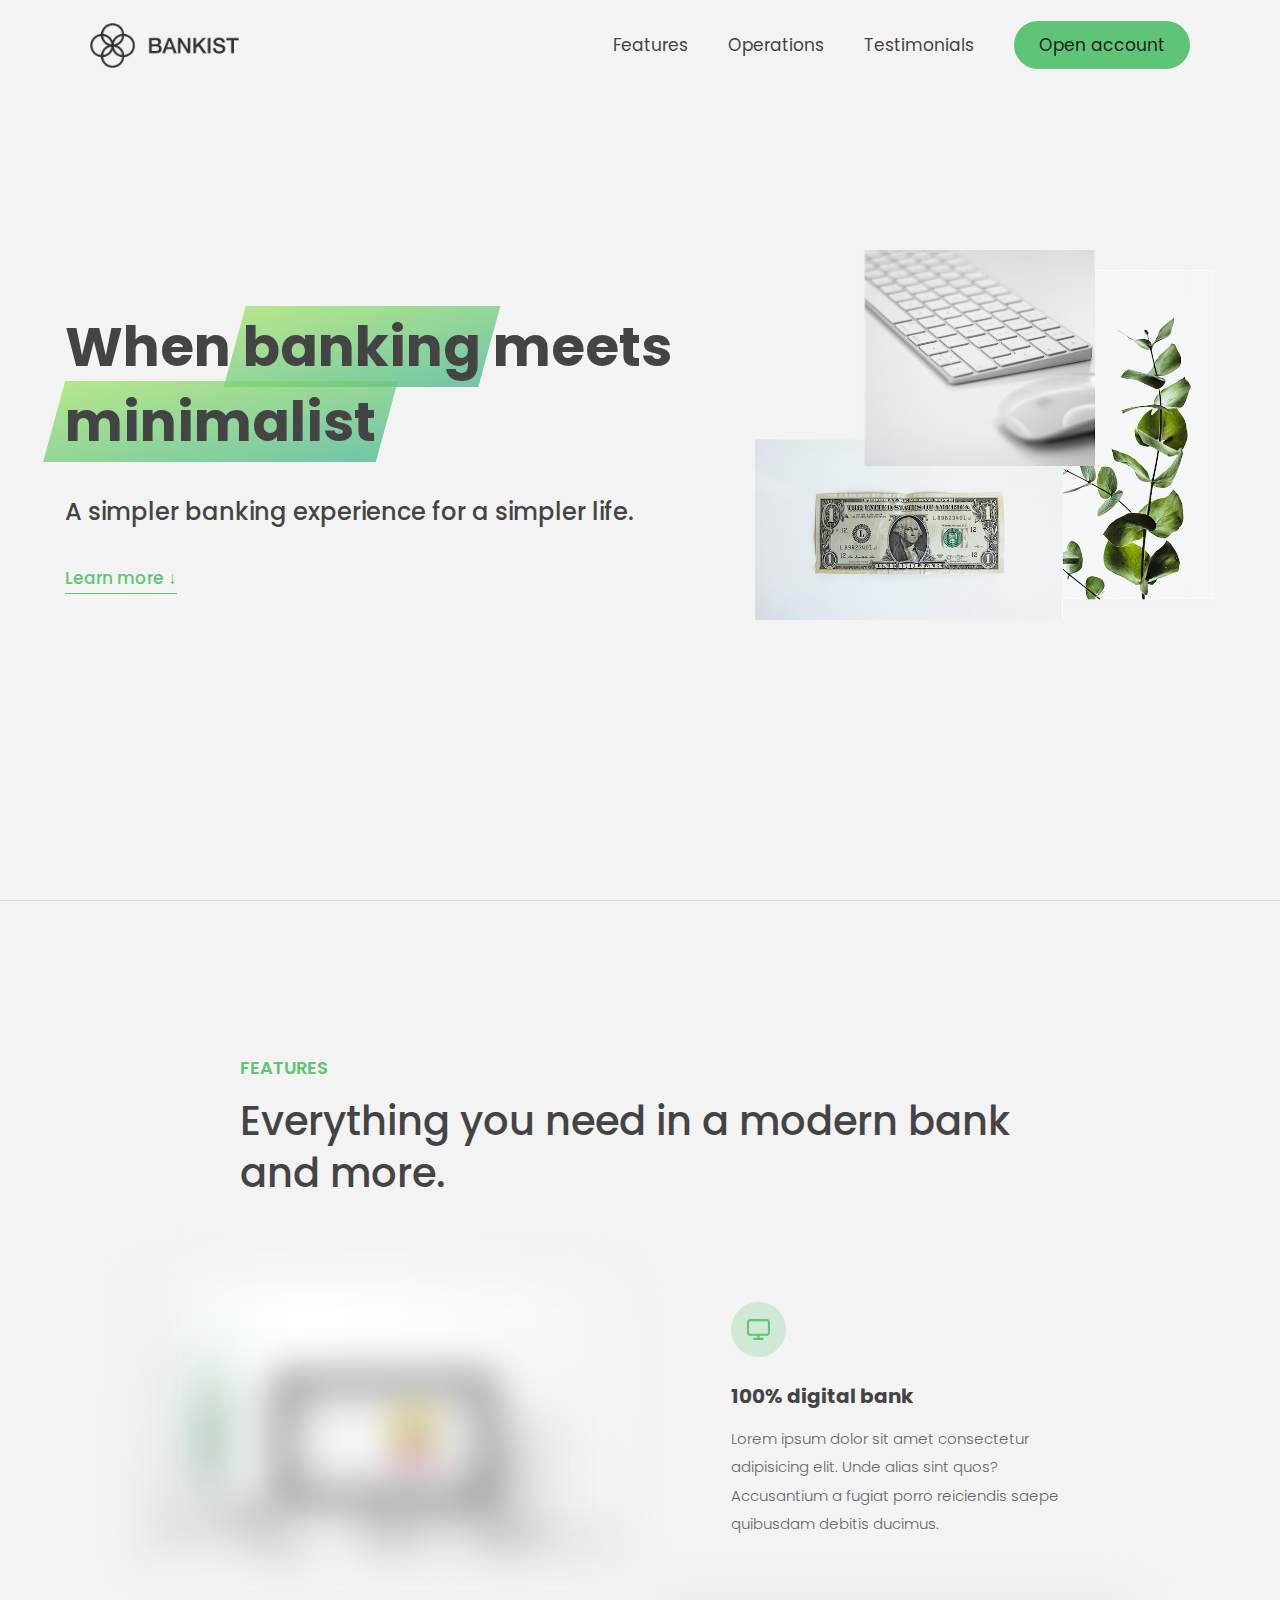
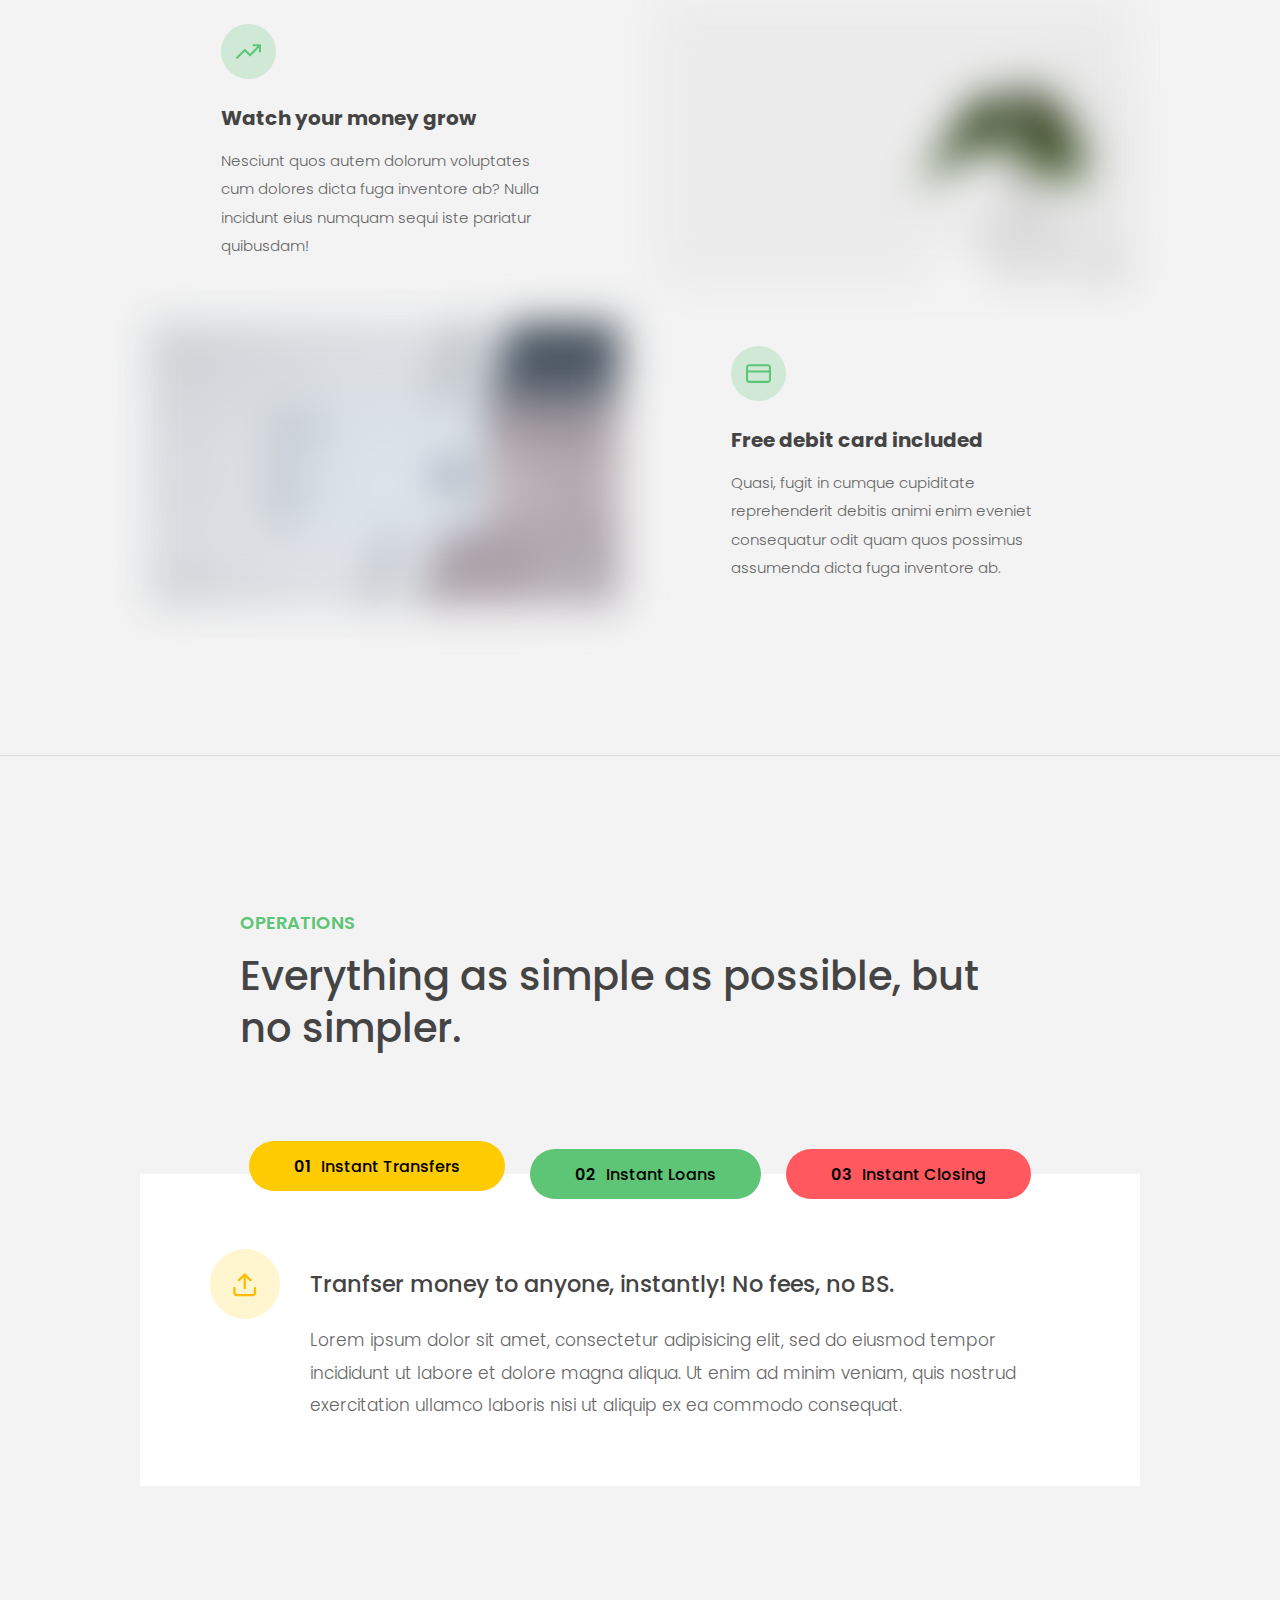
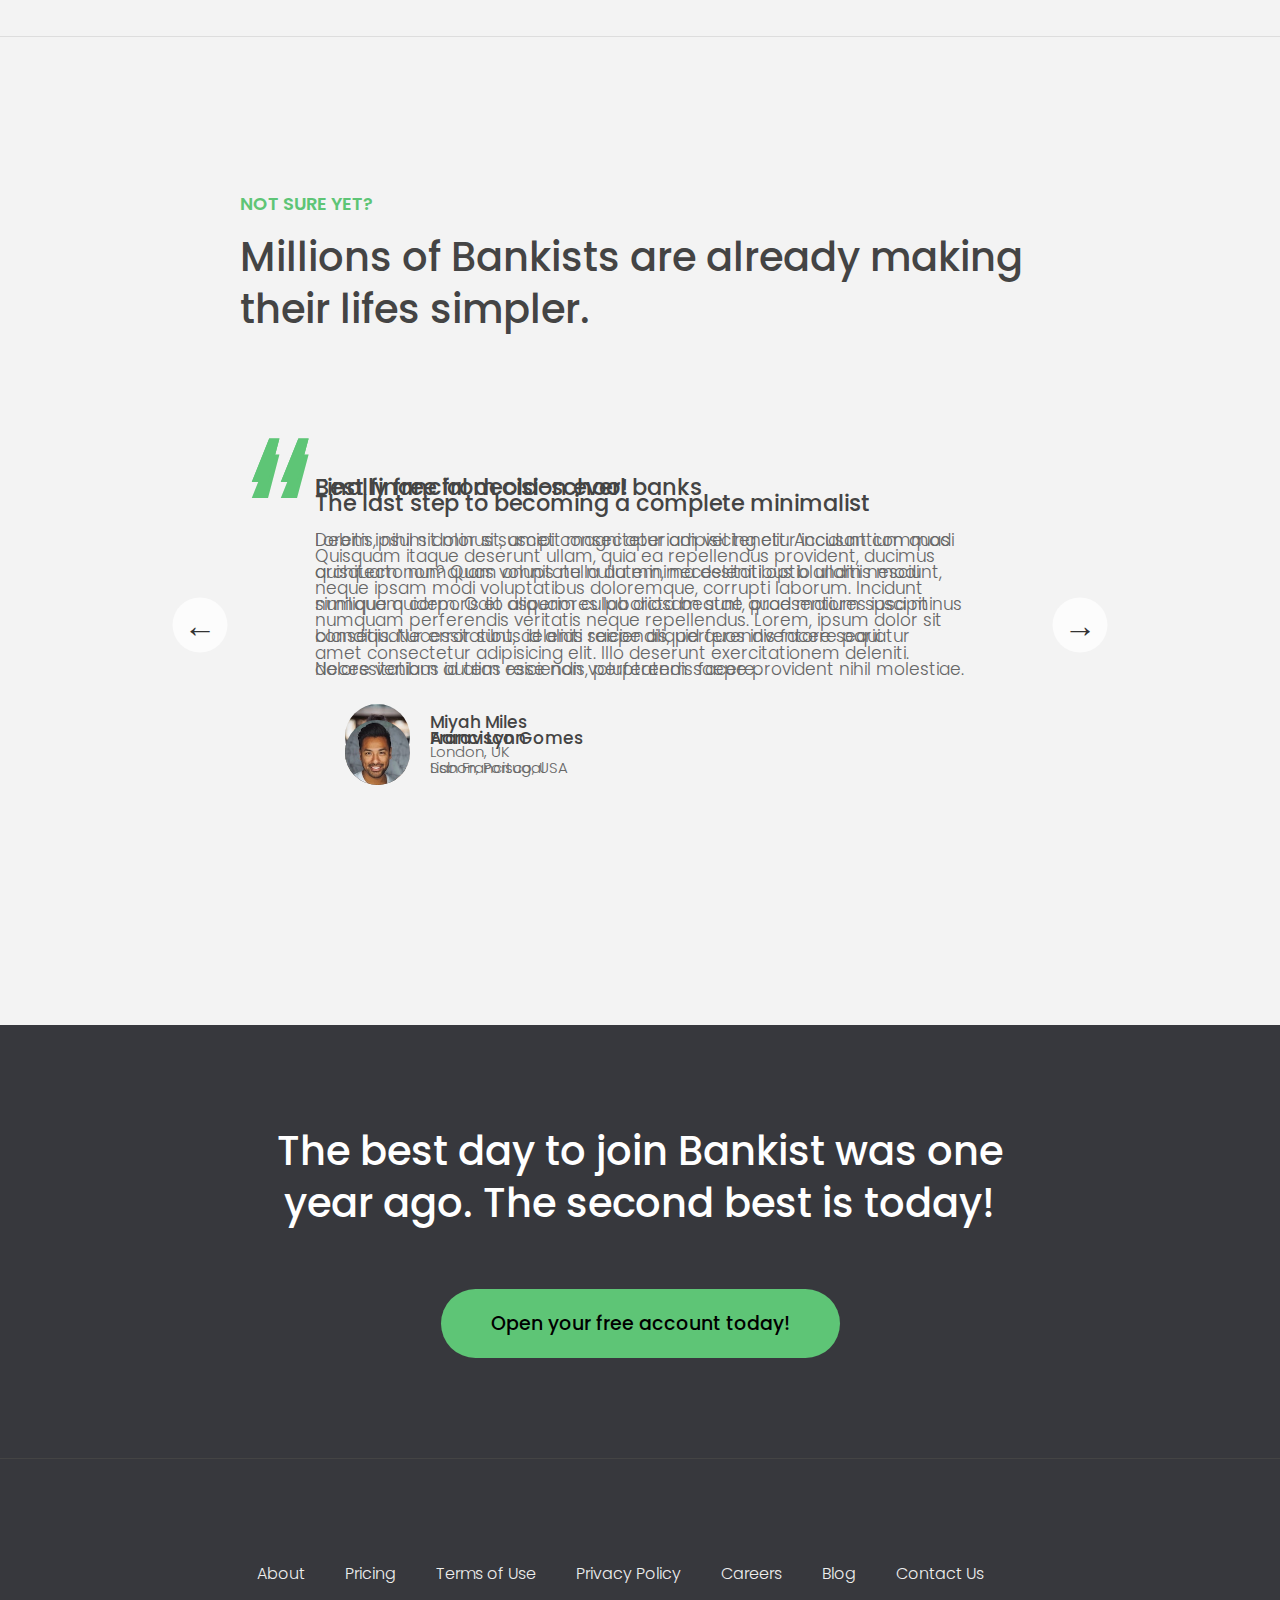
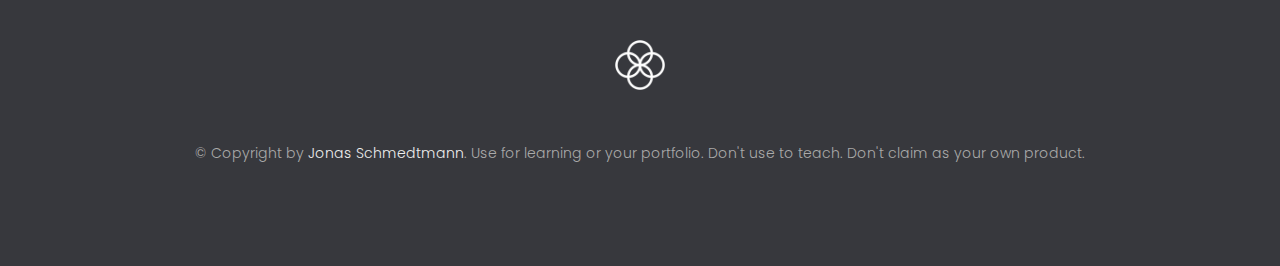
<file: Advance-DOM-Bankist/index.html>
<!DOCTYPE html>
<html lang="en">

<head>
    <meta charset="UTF-8" />
    <meta name="viewport" content="width=device-width, initial-scale=1.0" />
    <meta http-equiv="X-UA-Compatible" content="ie=edge" />
    <link rel="shortcut icon" type="image/png" href="img/icon.png" />

    <link href="https://fonts.googleapis.com/css?family=Poppins:300,400,500,600&display=swap" rel="stylesheet" />
    <link rel="stylesheet" href="style.css" />
    <title>Bankist | When Banking meets Minimalist</title>
</head>

<body>
    <header class="header">
        <nav class="nav">
            <img src="img/logo.png" alt="Bankist logo" class="nav__logo" id="logo" />
            <ul class="nav__links">
                <li class="nav__item">
                    <a class="nav__link" href="#section--1">Features</a>
                </li>
                <li class="nav__item">
                    <a class="nav__link" href="#section--2">Operations</a>
                </li>
                <li class="nav__item">
                    <a class="nav__link" href="#section--3">Testimonials</a>
                </li>
                <li class="nav__item">
                    <a class="nav__link nav__link--btn btn--show-modal" href="#">Open account</a>
                </li>
            </ul>
        </nav>

        <div class="header__title">
            <h1>
                When
                <!-- Green highlight effect -->
                <span class="highlight">banking</span>
                meets<br />
                <span class="highlight">minimalist</span>
            </h1>
            <h4>A simpler banking experience for a simpler life.</h4>
            <button class="btn--text btn--scroll-to">Learn more &DownArrow;</button>
            <img src="img/hero.png" class="header__img" alt="Minimalist bank items" />
        </div>
    </header>

    <section class="section" id="section--1">
        <div class="section__title">
            <h2 class="section__description">Features</h2>
            <h3 class="section__header">
                Everything you need in a modern bank and more.
            </h3>
        </div>

        <div class="features">
            <img src="img/digital-lazy.jpg" data-src="img/digital.jpg" alt="Computer" class="features__img lazy-img" />
            <div class="features__feature">
                <div class="features__icon">
                    <svg>
                        <use xlink:href="img/icons.svg#icon-monitor"></use>
                    </svg>
                </div>
                <h5 class="features__header">100% digital bank</h5>
                <p>
                    Lorem ipsum dolor sit amet consectetur adipisicing elit. Unde alias
                    sint quos? Accusantium a fugiat porro reiciendis saepe quibusdam
                    debitis ducimus.
                </p>
            </div>

            <div class="features__feature">
                <div class="features__icon">
                    <svg>
                        <use xlink:href="img/icons.svg#icon-trending-up"></use>
                    </svg>
                </div>
                <h5 class="features__header">Watch your money grow</h5>
                <p>
                    Nesciunt quos autem dolorum voluptates cum dolores dicta fuga
                    inventore ab? Nulla incidunt eius numquam sequi iste pariatur
                    quibusdam!
                </p>
            </div>
            <img src="img/grow-lazy.jpg" data-src="img/grow.jpg" alt="Plant" class="features__img lazy-img" />

            <img src="img/card-lazy.jpg" data-src="img/card.jpg" alt="Credit card" class="features__img lazy-img" />
            <div class="features__feature">
                <div class="features__icon">
                    <svg>
                        <use xlink:href="img/icons.svg#icon-credit-card"></use>
                    </svg>
                </div>
                <h5 class="features__header">Free debit card included</h5>
                <p>
                    Quasi, fugit in cumque cupiditate reprehenderit debitis animi enim
                    eveniet consequatur odit quam quos possimus assumenda dicta fuga
                    inventore ab.
                </p>
            </div>
        </div>
    </section>

    <section class="section" id="section--2">
        <div class="section__title">
            <h2 class="section__description">Operations</h2>
            <h3 class="section__header">
                Everything as simple as possible, but no simpler.
            </h3>
        </div>

        <div class="operations">
            <div class="operations__tab-container">
                <button class="btn operations__tab operations__tab--1 operations__tab--active" data-tab="1">
                    <span>01</span>Instant Transfers
                </button>
                <button class="btn operations__tab operations__tab--2" data-tab="2">
                    <span>02</span>Instant Loans
                </button>
                <button class="btn operations__tab operations__tab--3" data-tab="3">
                    <span>03</span>Instant Closing
                </button>
            </div>
            <div class="operations__content operations__content--1 operations__content--active">
                <div class="operations__icon operations__icon--1">
                    <svg>
                        <use xlink:href="img/icons.svg#icon-upload"></use>
                    </svg>
                </div>
                <h5 class="operations__header">
                    Tranfser money to anyone, instantly! No fees, no BS.
                </h5>
                <p>
                    Lorem ipsum dolor sit amet, consectetur adipisicing elit, sed do
                    eiusmod tempor incididunt ut labore et dolore magna aliqua. Ut enim
                    ad minim veniam, quis nostrud exercitation ullamco laboris nisi ut
                    aliquip ex ea commodo consequat.
                </p>
            </div>

            <div class="operations__content operations__content--2">
                <div class="operations__icon operations__icon--2">
                    <svg>
                        <use xlink:href="img/icons.svg#icon-home"></use>
                    </svg>
                </div>
                <h5 class="operations__header">
                    Buy a home or make your dreams come true, with instant loans.
                </h5>
                <p>
                    Duis aute irure dolor in reprehenderit in voluptate velit esse
                    cillum dolore eu fugiat nulla pariatur. Excepteur sint occaecat
                    cupidatat non proident, sunt in culpa qui officia deserunt mollit
                    anim id est laborum.
                </p>
            </div>
            <div class="operations__content operations__content--3">
                <div class="operations__icon operations__icon--3">
                    <svg>
                        <use xlink:href="img/icons.svg#icon-user-x"></use>
                    </svg>
                </div>
                <h5 class="operations__header">
                    No longer need your account? No problem! Close it instantly.
                </h5>
                <p>
                    Excepteur sint occaecat cupidatat non proident, sunt in culpa qui
                    officia deserunt mollit anim id est laborum. Ut enim ad minim
                    veniam, quis nostrud exercitation ullamco laboris nisi ut aliquip ex
                    ea commodo consequat.
                </p>
            </div>
        </div>
    </section>

    <section class="section" id="section--3">
        <div class="section__title section__title--testimonials">
            <h2 class="section__description">Not sure yet?</h2>
            <h3 class="section__header">
                Millions of Bankists are already making their lifes simpler.
            </h3>
        </div>

        <div class="slider">
            <div class="slide slide--1">
                <div class="testimonial">
                    <h5 class="testimonial__header">Best financial decision ever!</h5>
                    <blockquote class="testimonial__text">
                        Lorem ipsum dolor sit, amet consectetur adipisicing elit.
                        Accusantium quas quisquam non? Quas voluptate nulla minima
                        deleniti optio ullam nesciunt, numquam corporis et asperiores
                        laboriosam sunt, praesentium suscipit blanditiis. Necessitatibus
                        id alias reiciendis, perferendis facere pariatur dolore veniam
                        autem esse non voluptatem saepe provident nihil molestiae.
                    </blockquote>
                    <address class="testimonial__author">
                        <img src="img/user-1.jpg" alt="" class="testimonial__photo" />
                        <h6 class="testimonial__name">Aarav Lynn</h6>
                        <p class="testimonial__location">San Francisco, USA</p>
                    </address>
                </div>
            </div>

            <div class="slide slide--2">
                <div class="testimonial">
                    <h5 class="testimonial__header">
                        The last step to becoming a complete minimalist
                    </h5>
                    <blockquote class="testimonial__text">
                        Quisquam itaque deserunt ullam, quia ea repellendus provident,
                        ducimus neque ipsam modi voluptatibus doloremque, corrupti
                        laborum. Incidunt numquam perferendis veritatis neque repellendus.
                        Lorem, ipsum dolor sit amet consectetur adipisicing elit. Illo
                        deserunt exercitationem deleniti.
                    </blockquote>
                    <address class="testimonial__author">
                        <img src="img/user-2.jpg" alt="" class="testimonial__photo" />
                        <h6 class="testimonial__name">Miyah Miles</h6>
                        <p class="testimonial__location">London, UK</p>
                    </address>
                </div>
            </div>

            <div class="slide slide--3">
                <div class="testimonial">
                    <h5 class="testimonial__header">
                        Finally free from old-school banks
                    </h5>
                    <blockquote class="testimonial__text">
                        Debitis, nihil sit minus suscipit magni aperiam vel tenetur
                        incidunt commodi architecto numquam omnis nulla autem,
                        necessitatibus blanditiis modi similique quidem. Odio aliquam
                        culpa dicta beatae quod maiores ipsa minus consequatur error sunt,
                        deleniti saepe aliquid quos inventore sequi. Necessitatibus id
                        alias reiciendis, perferendis facere.
                    </blockquote>
                    <address class="testimonial__author">
                        <img src="img/user-3.jpg" alt="" class="testimonial__photo" />
                        <h6 class="testimonial__name">Francisco Gomes</h6>
                        <p class="testimonial__location">Lisbon, Portugal</p>
                    </address>
                </div>
            </div>

            <!-- <div class="slide"><img src="img/img-1.jpg" alt="Photo 1" /></div>
        <div class="slide"><img src="img/img-2.jpg" alt="Photo 2" /></div>
        <div class="slide"><img src="img/img-3.jpg" alt="Photo 3" /></div>
        <div class="slide"><img src="img/img-4.jpg" alt="Photo 4" /></div> -->
            <button class="slider__btn slider__btn--left">&larr;</button>
            <button class="slider__btn slider__btn--right">&rarr;</button>
            <div class="dots"></div>
        </div>
    </section>

    <section class="section section--sign-up">
        <div class="section__title">
            <h3 class="section__header">
                The best day to join Bankist was one year ago. The second best is
                today!
            </h3>
        </div>
        <button class="btn btn--show-modal">Open your free account today!</button>
    </section>

    <footer class="footer">
        <ul class="footer__nav">
            <li class="footer__item">
                <a class="footer__link" href="#">About</a>
            </li>
            <li class="footer__item">
                <a class="footer__link" href="#">Pricing</a>
            </li>
            <li class="footer__item">
                <a class="footer__link" href="#">Terms of Use</a>
            </li>
            <li class="footer__item">
                <a class="footer__link" href="#">Privacy Policy</a>
            </li>
            <li class="footer__item">
                <a class="footer__link" href="#">Careers</a>
            </li>
            <li class="footer__item">
                <a class="footer__link" href="#">Blog</a>
            </li>
            <li class="footer__item">
                <a class="footer__link" href="#">Contact Us</a>
            </li>
        </ul>
        <img src="img/icon.png" alt="Logo" class="footer__logo" />
        <p class="footer__copyright">
            &copy; Copyright by
            <a class="footer__link twitter-link" target="_blank" href="https://twitter.com/jonasschmedtman">Jonas
                Schmedtmann</a>. Use for learning or your portfolio. Don't use to teach. Don't claim
            as your own product.
        </p>
    </footer>

    <div class="modal hidden">
        <button class="btn--close-modal">&times;</button>
        <h2 class="modal__header">
            Open your bank account <br />
            in just <span class="highlight">5 minutes</span>
        </h2>
        <form class="modal__form">
            <label>First Name</label>
            <input type="text" />
            <label>Last Name</label>
            <input type="text" />
            <label>Email Address</label>
            <input type="email" />
            <button class="btn">Next step &rarr;</button>
        </form>
    </div>
    <div class="overlay hidden"></div>

    <script src="script.js"></script>
</body>

</html>
</file>
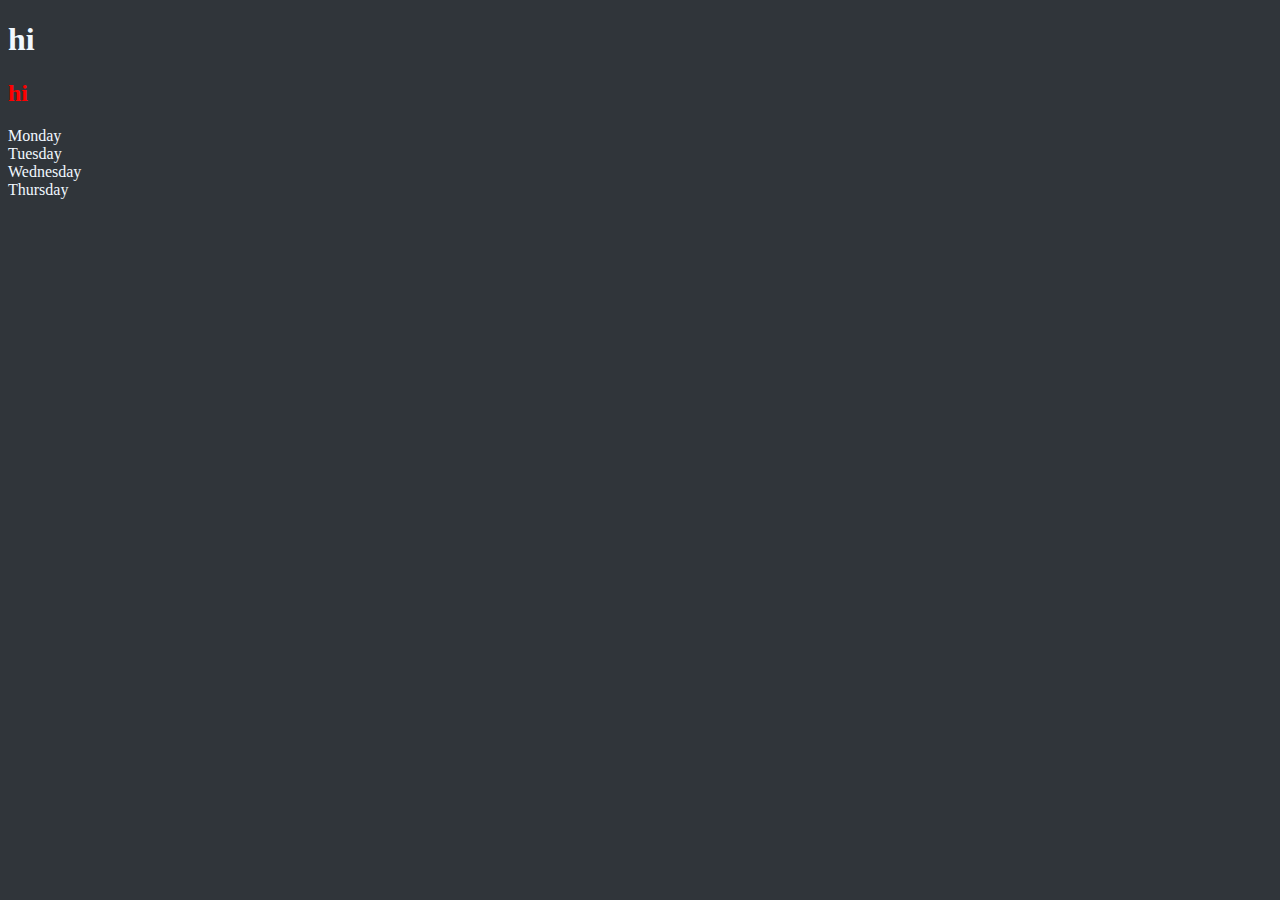
<file: Basics/index.html>
<!DOCTYPE html>
<html lang="en">

<head>
    <meta charset="UTF-8">
    <meta name="viewport" content="width=device-width, initial-scale=1.0">
    <title>DOM | Chai aur code</title>
</head>

<body style="background-color: rgb(48, 53, 58); color:aliceblue">
    <div class="parent">
        <h1>hi</h1>
        <h2>hi</h2>
        <div class="day">Monday</div>
        <div class="day">Tuesday</div>
        <div class="day">Wednesday</div>
        <div class="day">Thursday</div>
    </div>
</body>
<script>
    const parent = document.querySelector('.parent')
    //console.log(parent)
    //console.log(parent.children)
    //console.log(parent.children[1].innerHTML)

   // for (let i = 0; i < parent.children.length; i++) {
  //      console.log(parent.children[i].innerHTML)
  //  }

    parent.children[1].style.color = "red"
    // console.log(parent.firstElementChild)
    // console.log(parent.lastElementChild)

   // const dayOne = document.querySelector('.day')
   // console.log(dayOne)
   // console.log(dayOne.parentElement)
   // console.log(dayOne.nextElementSibling)
  
   console.log(parent.childNodes)

</script>

</html>
</file>
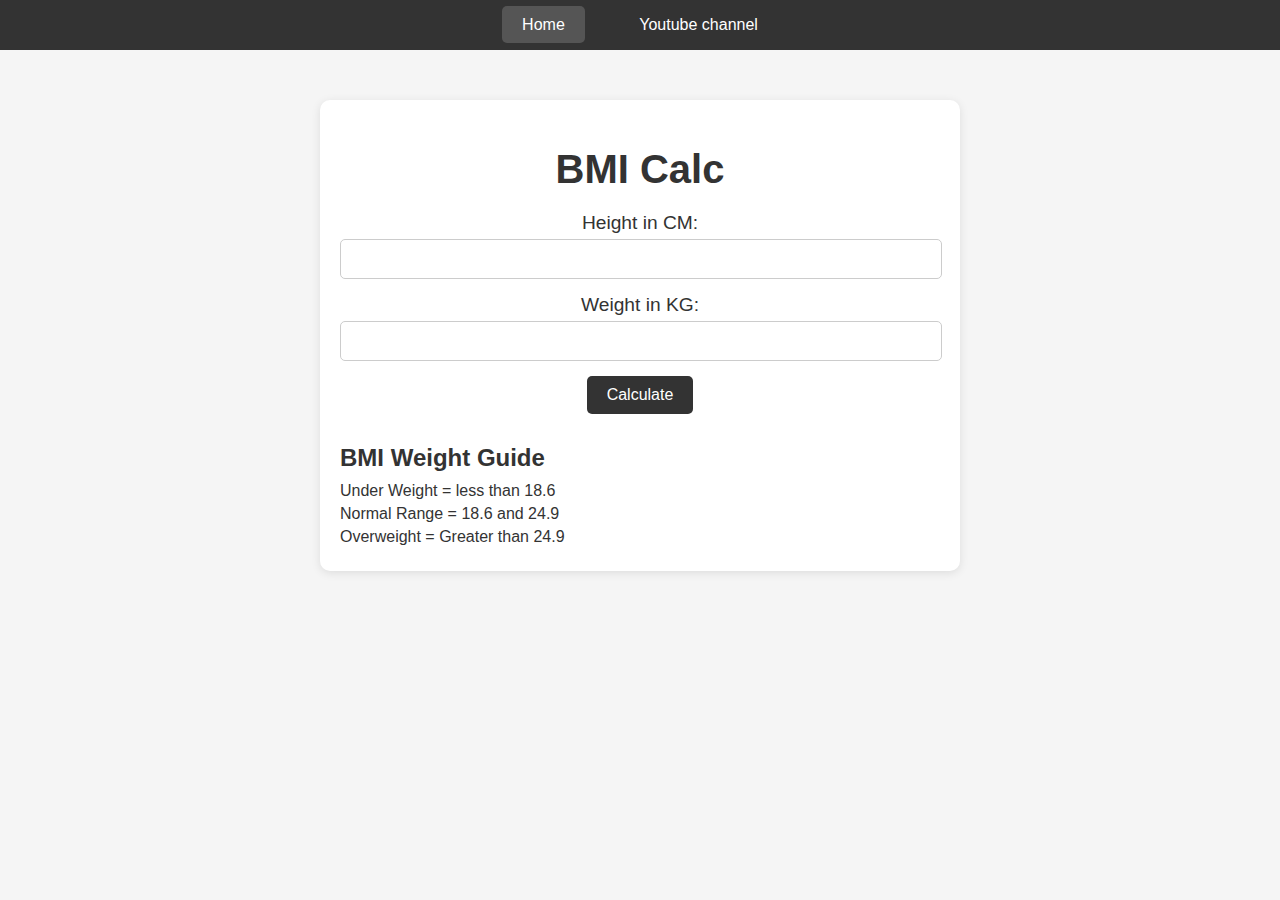
<file: BMI Calculator/index.html>
<!DOCTYPE html>
<html lang="en">

<head>
    <meta charset="UTF-8">
    <meta name="viewport" content="width=device-width, initial-scale=1.0">
    <title>BMI Calc</title>
    <link rel="stylesheet" href="style.css">
</head>

<body>
    <nav>
        <a href="/" aria-current="page">Home</a>
        <a target="_blank" href="https://www.youtube.com/@chaiaurcode">Youtube channel</a>
    </nav>

    <div class="container">
        <h1>BMI Calc</h1>
        <form>
            <p><label>Height in CM:</label><input type="text" id="height"></p>
            <p><label>Weight in KG:</label><input type="text" id="weight"></p>
            <button>Calculate</button>
            <div id="results"></div>
            <div id="weight-guide">
                <h3>BMI Weight Guide</h3>
                <p>Under Weight = less than 18.6</p>
                <p>Normal Range = 18.6 and 24.9</p>
                <p>Overweight = Greater than 24.9</p>
            </div>
        </form>
    </div>
    <script src="bmiCalc.js"></script>
</body>

</html>
</file>
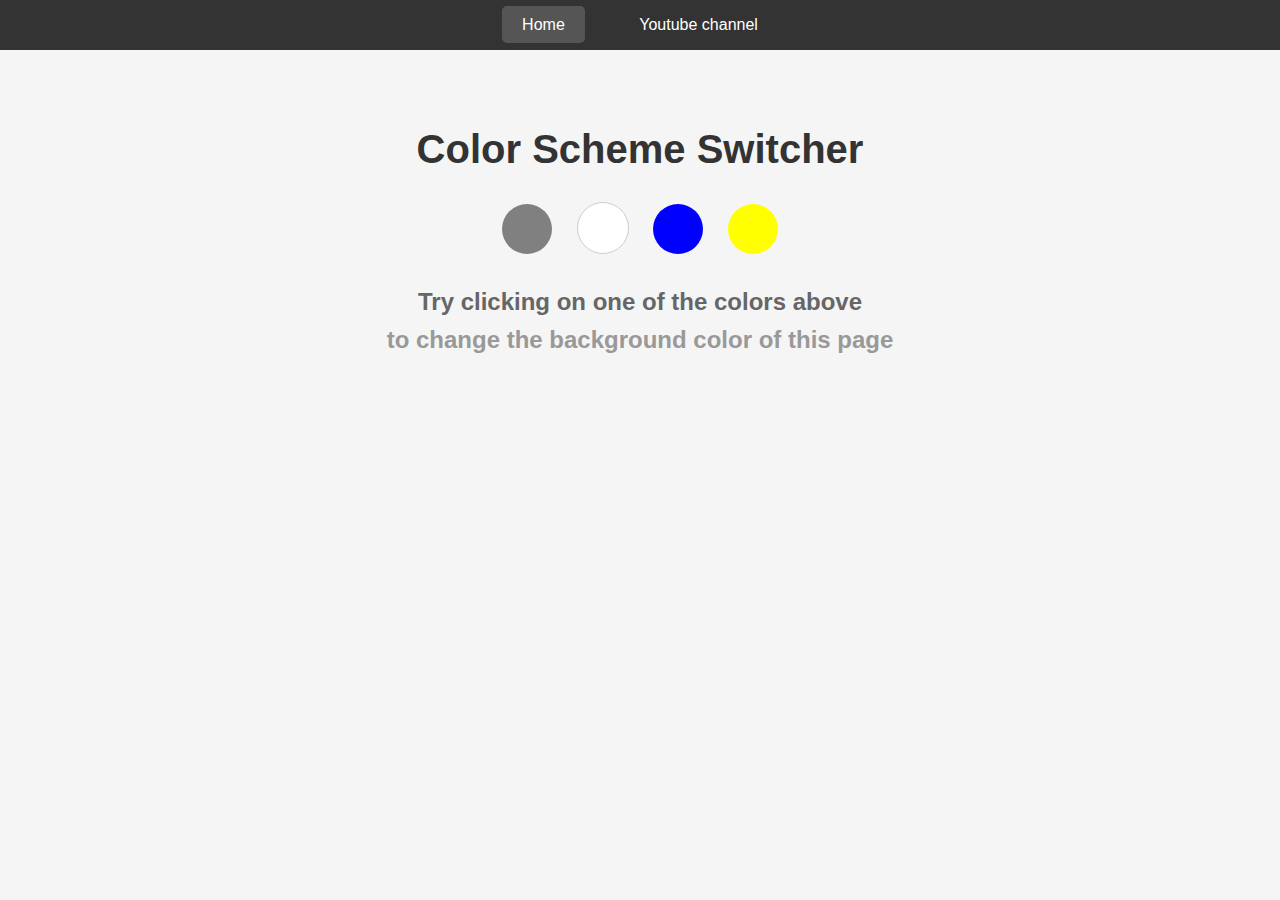
<file: Color_Scheme_Switcher/index.html>
<!DOCTYPE html>
<html lang="en">

<head>
    <meta charset="UTF-8">
    <meta name="viewport" content="width=device-width, initial-scale=1.0">
    <title>Color changer</title>
    <link rel="stylesheet" href="style.css">
</head>

<body>
    <nav>
        <a href="/" aria-current="page">Home</a>
        <a target="_blank" href="https://www.youtube.com/@chaiaurcode">Youtube channel</a>
    </nav>

    <div class="canvas">
        <h1>Color Scheme Switcher</h1>
        <span class="button" id="grey"></span>
        <span class="button" id="white"></span>
        <span class="button" id="blue"></span>
        <span class="button" id="yellow"></span>
        <h2>
            Try clicking on one of the colors above
            <span>to change the background color of this page</span>
        </h2>
    </div>

    <script src="chaiaurcode.js"></script>
</body>

</html>
</file>
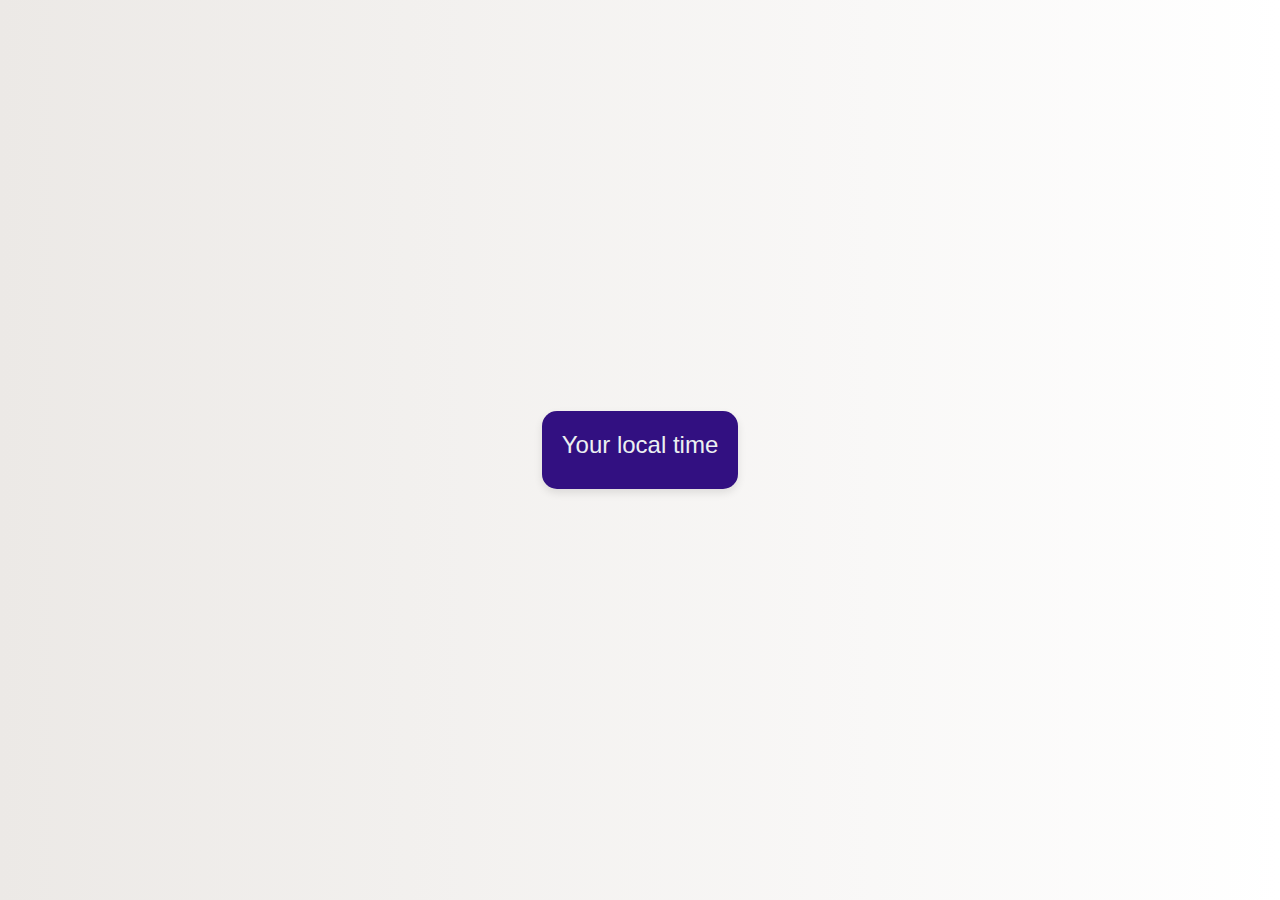
<file: Digital Clock/index.html>
<!DOCTYPE html>
<html lang="en">

<head>
    <meta charset="UTF-8">
    <meta name="viewport" content="width=device-width, initial-scale=1.0">
    <title>Digital clock</title>
    <link rel="stylesheet" href="style.css">
</head>

<body>
    <div class="center">
        <div id="banner">Your local time</div>
        <div id="clock"></div>
    </div>
    <script src="./script.js"></script>
</body>

</html>
</file>
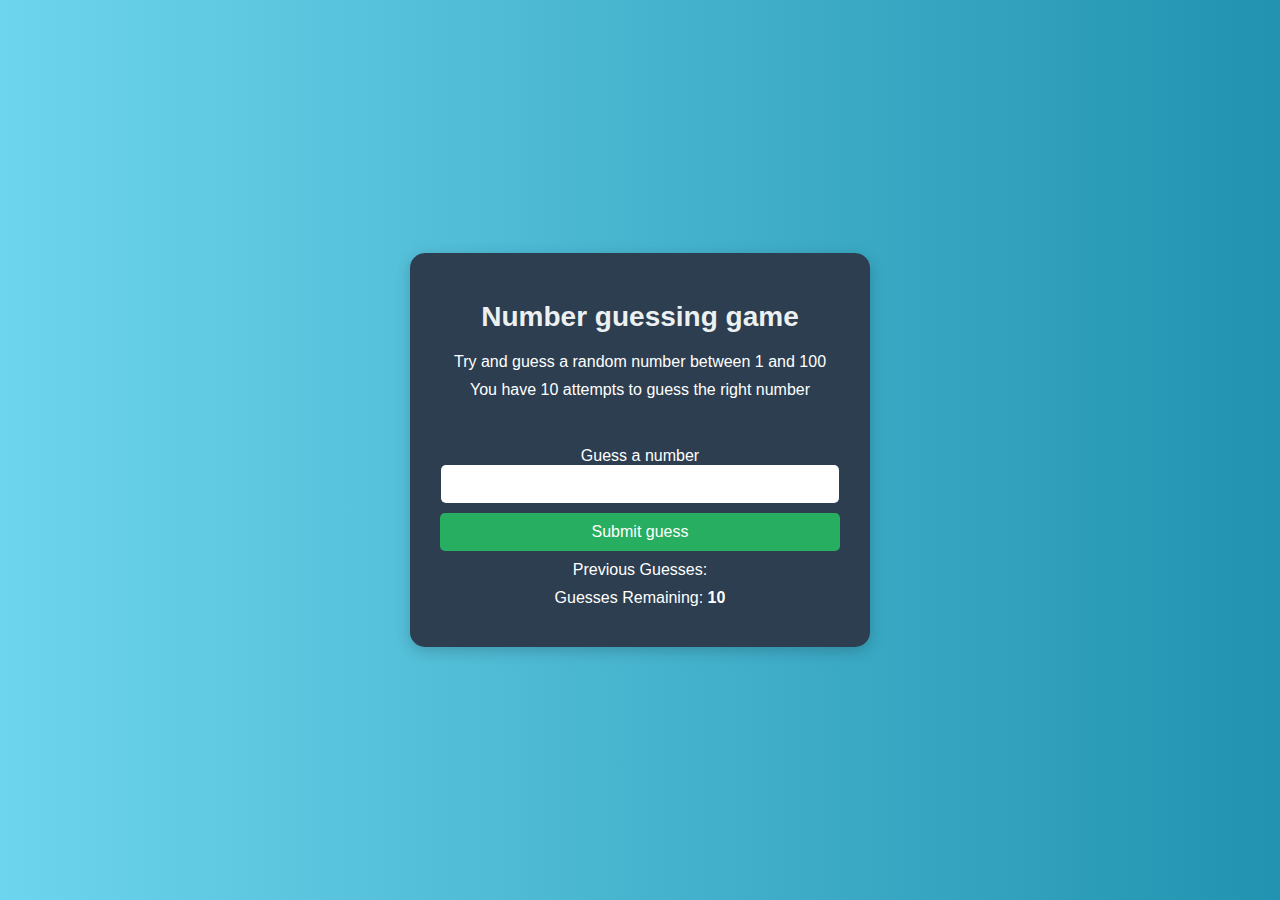
<file: Guess the number/index.html>
<!DOCTYPE html>
<html lang="en">

<head>
    <meta charset="UTF-8">
    <meta name="viewport" content="width=device-width, initial-scale=1.0">
    <title>Guess the number</title>
    <link rel="stylesheet" href="style.css">
</head>

<body>
    <div id="wrapper">
        <h1>Number guessing game</h1>
        <p>Try and guess a random number between 1 and 100</p>
        <p>You have 10 attempts to guess the right number</p>
        <br>

        <form class="form">
            <label2 for="guessField" id="guess">Guess a number</label>
                <input type="text" id="guessField" class="guessField">
                <input type="submit" id="subt" value="Submit guess" class="guessSubmit">
        </form>

        <div class="result">
            <p>Previous Guesses: <span class="guesses"></span></p>
            <p>Guesses Remaining: <span class="remaining">10</span></p>
            <p class="lowOrHigh"></p>
        </div>
    </div>
    <script src="./script.js"></script>
</body>

</html>
</file>
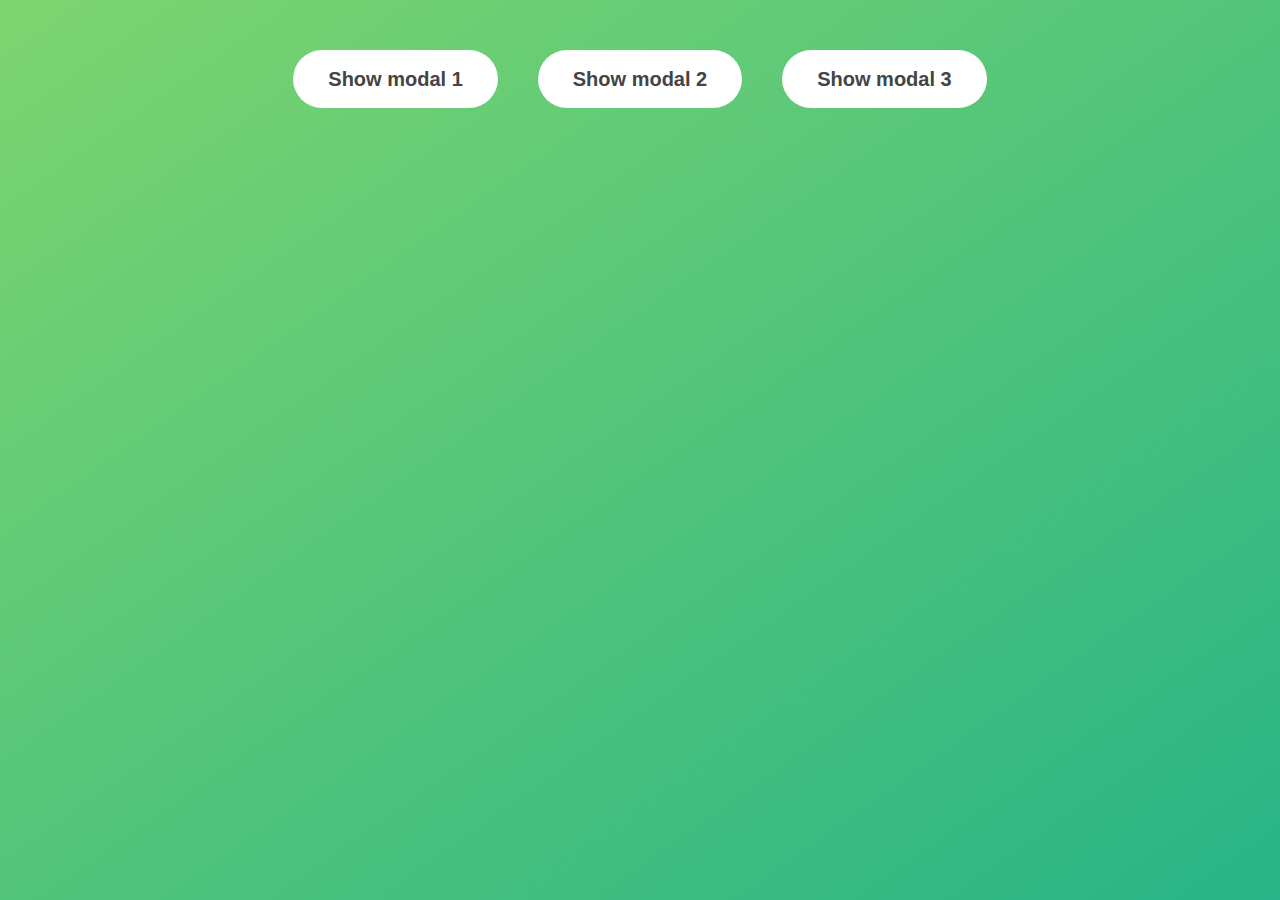
<file: Modal/index.html>
<!DOCTYPE html>
<html lang="en">

<head>
    <meta charset="UTF-8" />
    <meta name="viewport" content="width=device-width, initial-scale=1.0" />
    <meta http-equiv="X-UA-Compatible" content="ie=edge" />
    <link rel="stylesheet" href="style.css" />
    <title>Modal window</title>
</head>

<body>
    <button class="show-modal">Show modal 1</button>
    <button class="show-modal">Show modal 2</button>
    <button class="show-modal">Show modal 3</button>

    <div class="modal hidden">
        <button class="close-modal">&times;</button>
        <h1>I'm a modal window 😍</h1>
        <p>
            Lorem ipsum dolor sit amet, consectetur adipisicing elit, sed do eiusmod
            tempor incididunt ut labore et dolore magna aliqua. Ut enim ad minim
            veniam, quis nostrud exercitation ullamco laboris nisi ut aliquip ex ea
            commodo consequat. Duis aute irure dolor in reprehenderit in voluptate
            velit esse cillum dolore eu fugiat nulla pariatur. Excepteur sint
            occaecat cupidatat non proident, sunt in culpa qui officia deserunt
            mollit anim id est laborum.
        </p>
    </div>
    <div class="overlay hidden"></div>

    <script src="script.js"></script>
</body>

</html>
</file>
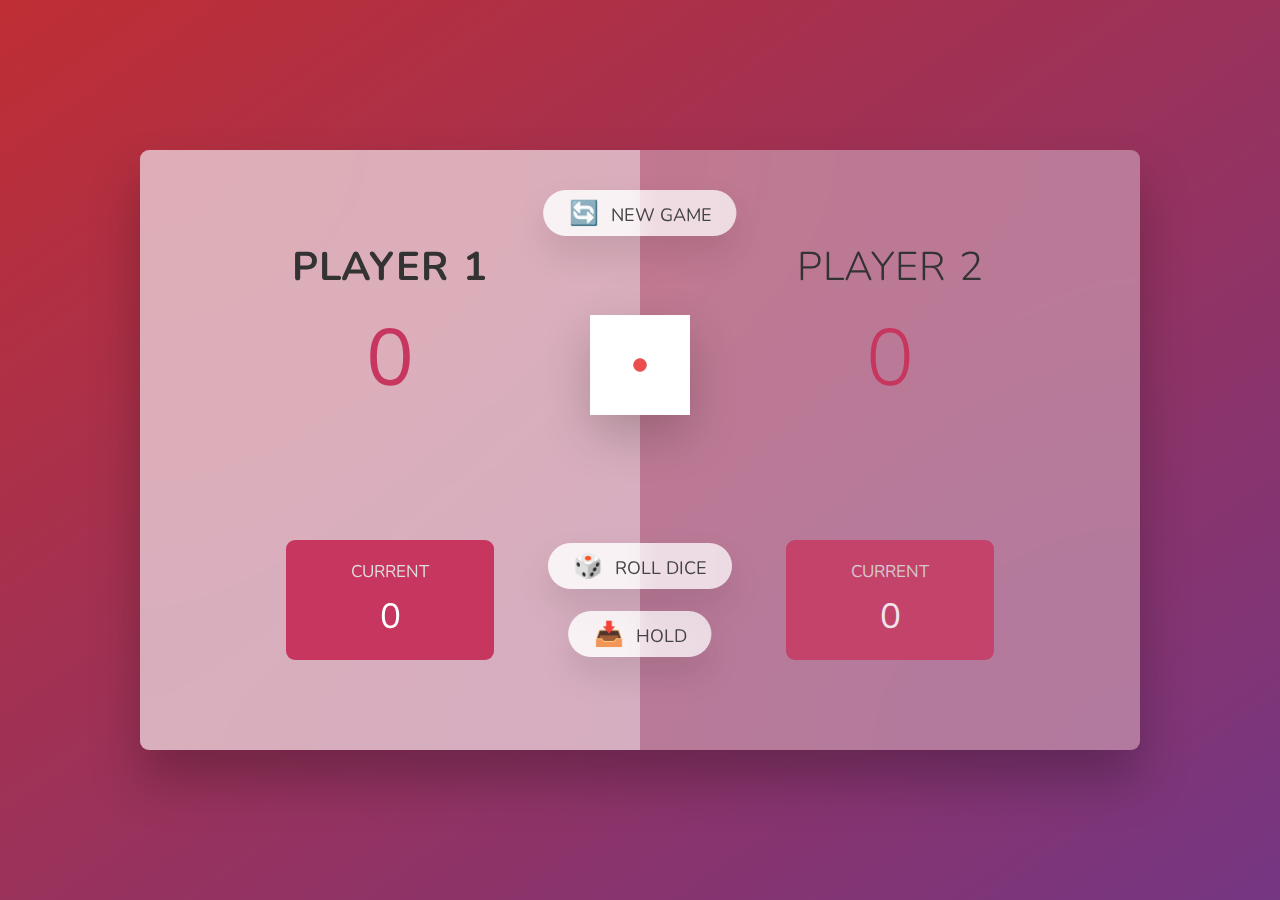
<file: Pig Game/index.html>
<!DOCTYPE html>
<html lang="en">

<head>
  <meta charset="UTF-8" />
  <meta name="viewport" content="width=device-width, initial-scale=1.0" />
  <meta http-equiv="X-UA-Compatible" content="ie=edge" />
  <link rel="stylesheet" href="style.css" />
  <title>Pig Game</title>
</head>

<body>
  <main>
    <section class="player player--0 player--active">
      <h2 class="name" id="name--0">Player 1</h2>
      <p class="score" id="score--0">0</p>
      <div class="current">
        <p class="current-label">Current</p>
        <p class="current-score" id="current--0">0</p>
      </div>
    </section>
    <section class="player player--1 ">
      <h2 class="name" id="name--1">Player 2</h2>
      <p class="score" id="score--1">0</p>
      <div class="current">
        <p class="current-label">Current</p>
        <p class="current-score" id="current--1">0</p>
      </div>
    </section>

    <img src="dice-1.png" alt="Playing dice" class="dice" />
    <button class="btn btn--new">🔄 New game</button>
    <button class="btn btn--roll">🎲 Roll dice</button>
    <button class="btn btn--hold">📥 Hold</button>
  </main>
  <script src="script.js"></script>
</body>

</html>
</file>
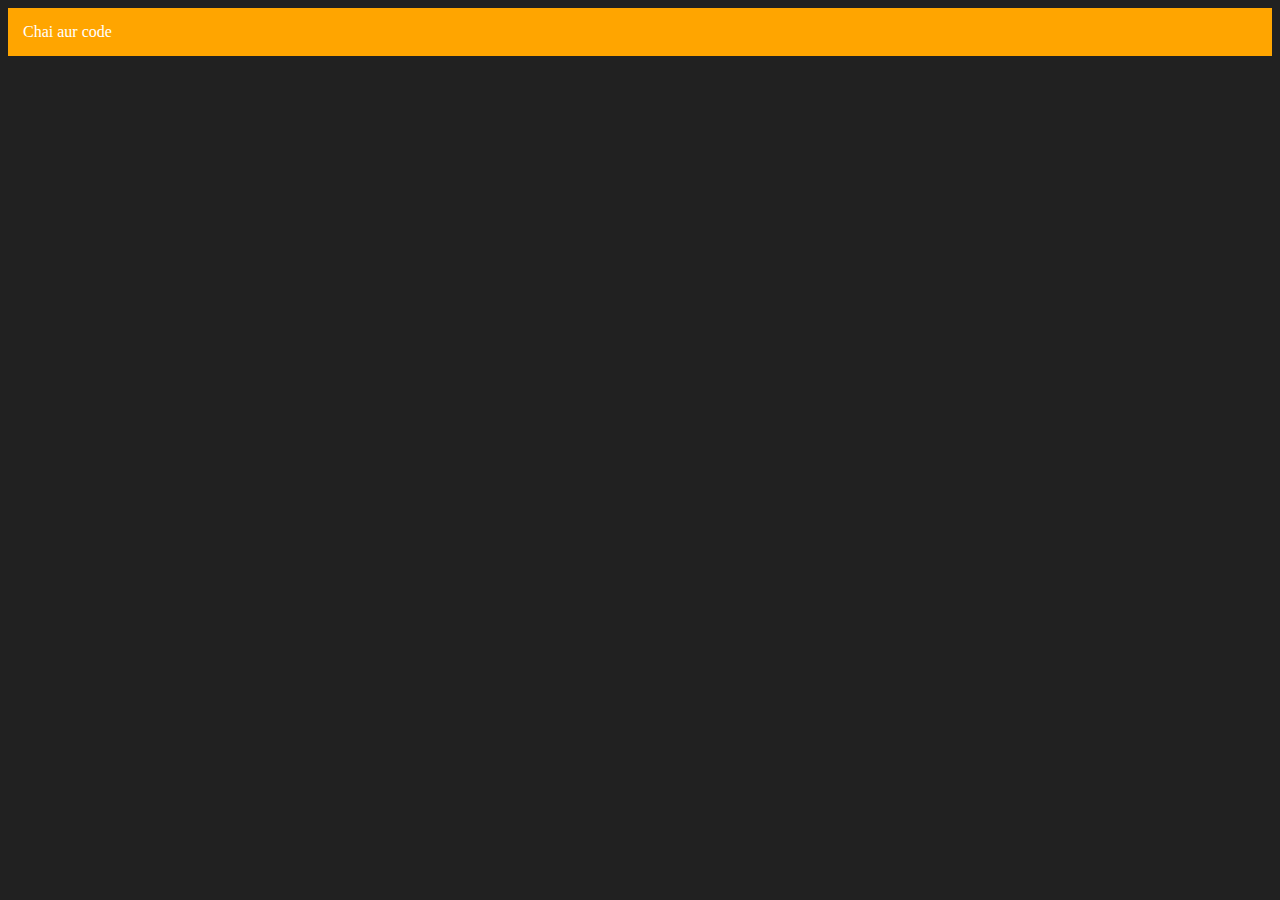
<file: Basics/index_2.html>
<!DOCTYPE html>
<html lang="en">

<head>
    <meta charset="UTF-8">
    <meta name="viewport" content="width=device-width, initial-scale=1.0">
    <title>Chai aur code</title>
</head>

<body style="background-color: #212121; color:#fff">

</body>
<script>
    const div = document.createElement('div')
    console.log(div)

    div.className = "main"
    div.id = Math.round(Math.random() * 10 + 1)
    div.setAttribute("title", "generated title")
    div.style.backgroundColor = "orange"
    div.style.padding = "15px"
    //  div.innerText = "Chai aur code"

    const addText = document.createTextNode("Chai aur code")

    div.appendChild(addText)

    document.body.appendChild(div)
</script>

</html>
</file>
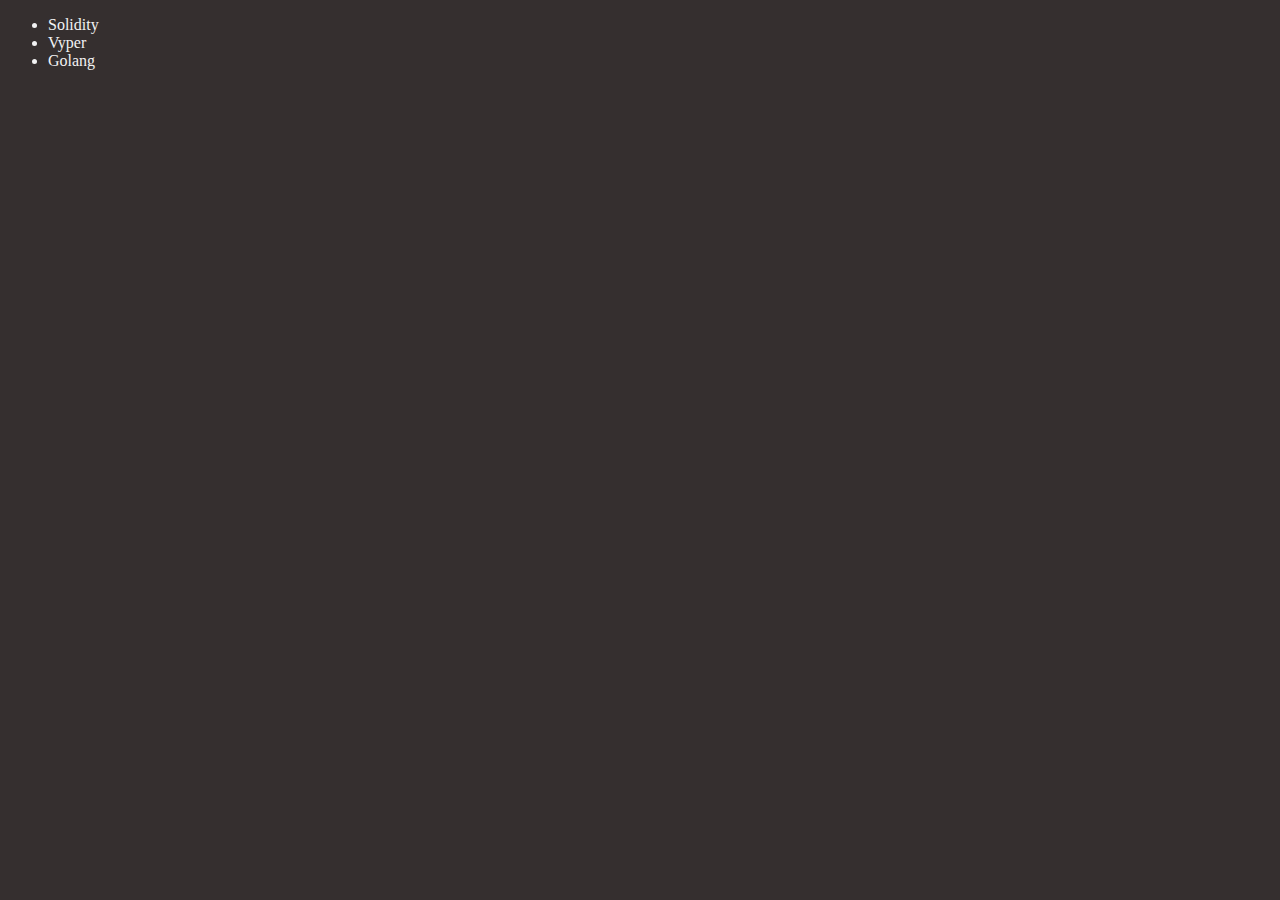
<file: Basics/index_3.html>
<!DOCTYPE html>
<html lang="en">

<head>
    <meta charset="UTF-8" />
    <meta name="viewport" content="width=device-width, initial-scale=1.0" />
    <title>Chai aur code | DOM</title>
</head>

<body style="background-color: rgb(53, 47, 47); color: rgb(242, 242, 243)">
    <ul class="language">
        <li>JavaScript</li>
    </ul>
</body>
<script>
    function addLanguage(langName) {
        const li = document.createElement("li");
        li.innerHTML = `${langName}`;
        document.querySelector(".language").appendChild(li);
    }
    addLanguage("Typescript");
    //  addLanguage("Python")
    addLanguage("Golang");
    function addLanguageOptimized(langName) {
        const li = document.createElement("li");
        li.appendChild(document.createTextNode(langName));
        document.querySelector(".language").appendChild(li);
    }

    addLanguageOptimized("Python");

    //Edit 1
    const secondLang = document.querySelector("li:nth-child(2)");
    //  secondLang.innerHTML = "Mojo"
    const newli = document.createElement("li");
    newli.textContent = "Vyper";
    secondLang.replaceWith(newli);

    // Edit 2
    const firstLang = document.querySelector('li:first-child')
    firstLang.outerHTML = '<li>Solidity</li>'

    //remove
    const lastLang = document.querySelector("li:last-child");
    lastLang.remove();
</script>

</html>
</file>
<file: Advance-DOM-Bankist/style.css>
/* The page is NOT responsive. You can implement responsiveness yourself if you wanna have some fun 😃 */

:root {
  --color-primary: #5ec576;
  --color-secondary: #ffcb03;
  --color-tertiary: #ff585f;
  --color-primary-darker: #4bbb7d;
  --color-secondary-darker: #ffbb00;
  --color-tertiary-darker: #fd424b;
  --color-primary-opacity: #5ec5763a;
  --color-secondary-opacity: #ffcd0331;
  --color-tertiary-opacity: #ff58602d;
  --gradient-primary: linear-gradient(to top left, #39b385, #9be15d);
  --gradient-secondary: linear-gradient(to top left, #ffb003, #ffcb03);
}

* {
  margin: 0;
  padding: 0;
  box-sizing: inherit;
}

html {
  font-size: 62.5%;
  box-sizing: border-box;
}

body {
  font-family: "Poppins", sans-serif;
  font-weight: 300;
  color: #444;
  line-height: 1.9;
  background-color: #f3f3f3;
}

/* GENERAL ELEMENTS */
.section {
  padding: 15rem 3rem;
  border-top: 1px solid #ddd;

  transition: transform 1s, opacity 1s;
}

.section--hidden {
  opacity: 0;
  transform: translateY(8rem);
}

.section__title {
  max-width: 80rem;
  margin: 0 auto 8rem auto;
}

.section__description {
  font-size: 1.8rem;
  font-weight: 600;
  text-transform: uppercase;
  color: var(--color-primary);
  margin-bottom: 1rem;
}

.section__header {
  font-size: 4rem;
  line-height: 1.3;
  font-weight: 500;
}

.btn {
  display: inline-block;
  background-color: var(--color-primary);
  font-size: 1.6rem;
  font-family: inherit;
  font-weight: 500;
  border: none;
  padding: 1.25rem 4.5rem;
  border-radius: 10rem;
  cursor: pointer;
  transition: all 0.3s;
}

.btn:hover {
  background-color: var(--color-primary-darker);
}

.btn--text {
  display: inline-block;
  background: none;
  font-size: 1.7rem;
  font-family: inherit;
  font-weight: 500;
  color: var(--color-primary);
  border: none;
  border-bottom: 1px solid currentColor;
  padding-bottom: 2px;
  cursor: pointer;
  transition: all 0.3s;
}

p {
  color: #666;
}

/* This is BAD for accessibility! Don't do in the real world! */
button:focus {
  outline: none;
}

img {
  transition: filter 0.5s;
}

.lazy-img {
  filter: blur(20px);
}

/* NAVIGATION */
.nav {
  display: flex;
  justify-content: space-between;
  align-items: center;
  height: 9rem;
  width: 100%;
  padding: 0 6rem;
  z-index: 100;
}

/* nav and stickly class at the same time */
.nav.sticky {
  position: fixed;
  background-color: rgba(255, 255, 255, 0.95);
}

.nav__logo {
  height: 4.5rem;
  transition: all 0.3s;
}

.nav__links {
  display: flex;
  align-items: center;
  list-style: none;
}

.nav__item {
  margin-left: 4rem;
}

.nav__link:link,
.nav__link:visited {
  font-size: 1.7rem;
  font-weight: 400;
  color: inherit;
  text-decoration: none;
  display: block;
  transition: all 0.3s;
}

.nav__link--btn:link,
.nav__link--btn:visited {
  padding: 0.8rem 2.5rem;
  border-radius: 3rem;
  background-color: var(--color-primary);
  color: #222;
}

.nav__link--btn:hover,
.nav__link--btn:active {
  color: inherit;
  background-color: var(--color-primary-darker);
  color: #333;
}

/* HEADER */
.header {
  padding: 0 3rem;
  height: 100vh;
  display: flex;
  flex-direction: column;
  align-items: center;
}

.header__title {
  flex: 1;

  max-width: 115rem;
  display: grid;
  grid-template-columns: 3fr 2fr;
  row-gap: 3rem;
  align-content: center;
  justify-content: center;

  align-items: start;
  justify-items: start;
}

h1 {
  font-size: 5.5rem;
  line-height: 1.35;
}

h4 {
  font-size: 2.4rem;
  font-weight: 500;
}

.header__img {
  width: 100%;
  grid-column: 2 / 3;
  grid-row: 1 / span 4;
  transform: translateY(-6rem);
}

.highlight {
  position: relative;
}

.highlight::after {
  display: block;
  content: "";
  position: absolute;
  bottom: 0;
  left: 0;
  height: 100%;
  width: 100%;
  z-index: -1;
  opacity: 0.7;
  transform: scale(1.07, 1.05) skewX(-15deg);
  background-image: var(--gradient-primary);
}

/* FEATURES */
.features {
  display: grid;
  grid-template-columns: 1fr 1fr;
  gap: 4rem;
  margin: 0 12rem;
}

.features__img {
  width: 100%;
}

.features__feature {
  align-self: center;
  justify-self: center;
  width: 70%;
  font-size: 1.5rem;
}

.features__icon {
  display: flex;
  align-items: center;
  justify-content: center;
  background-color: var(--color-primary-opacity);
  height: 5.5rem;
  width: 5.5rem;
  border-radius: 50%;
  margin-bottom: 2rem;
}

.features__icon svg {
  height: 2.5rem;
  width: 2.5rem;
  fill: var(--color-primary);
}

.features__header {
  font-size: 2rem;
  margin-bottom: 1rem;
}

/* OPERATIONS */
.operations {
  max-width: 100rem;
  margin: 12rem auto 0 auto;

  background-color: #fff;
}

.operations__tab-container {
  display: flex;
  justify-content: center;
}

.operations__tab {
  margin-right: 2.5rem;
  transform: translateY(-50%);
}

.operations__tab span {
  margin-right: 1rem;
  font-weight: 600;
  display: inline-block;
}

.operations__tab--1 {
  background-color: var(--color-secondary);
}

.operations__tab--1:hover {
  background-color: var(--color-secondary-darker);
}

.operations__tab--3 {
  background-color: var(--color-tertiary);
  margin: 0;
}

.operations__tab--3:hover {
  background-color: var(--color-tertiary-darker);
}

.operations__tab--active {
  transform: translateY(-66%);
}

.operations__content {
  display: none;

  /* JUST PRESENTATIONAL */
  font-size: 1.7rem;
  padding: 2.5rem 7rem 6.5rem 7rem;
}

.operations__content--active {
  display: grid;
  grid-template-columns: 7rem 1fr;
  column-gap: 3rem;
  row-gap: 0.5rem;
}

.operations__header {
  font-size: 2.25rem;
  font-weight: 500;
  align-self: center;
}

.operations__icon {
  display: flex;
  align-items: center;
  justify-content: center;
  height: 7rem;
  width: 7rem;
  border-radius: 50%;
}

.operations__icon svg {
  height: 2.75rem;
  width: 2.75rem;
}

.operations__content p {
  grid-column: 2;
}

.operations__icon--1 {
  background-color: var(--color-secondary-opacity);
}
.operations__icon--2 {
  background-color: var(--color-primary-opacity);
}
.operations__icon--3 {
  background-color: var(--color-tertiary-opacity);
}
.operations__icon--1 svg {
  fill: var(--color-secondary-darker);
}
.operations__icon--2 svg {
  fill: var(--color-primary);
}
.operations__icon--3 svg {
  fill: var(--color-tertiary);
}

/* SLIDER */
.slider {
  max-width: 100rem;
  height: 50rem;
  margin: 0 auto;
  position: relative;

  /* IN THE END */
  overflow: hidden;
}

.slide {
  position: absolute;
  top: 0;
  width: 100%;
  height: 50rem;

  display: flex;
  align-items: center;
  justify-content: center;

  /* THIS creates the animation! */
  transition: transform 1s;
}

.slide > img {
  /* Only for images that have different size than slide */
  width: 100%;
  height: 100%;
  object-fit: cover;
}

.slider__btn {
  position: absolute;
  top: 50%;
  z-index: 10;

  border: none;
  background: rgba(255, 255, 255, 0.7);
  font-family: inherit;
  color: #333;
  border-radius: 50%;
  height: 5.5rem;
  width: 5.5rem;
  font-size: 3.25rem;
  cursor: pointer;
}

.slider__btn--left {
  left: 6%;
  transform: translate(-50%, -50%);
}

.slider__btn--right {
  right: 6%;
  transform: translate(50%, -50%);
}

.dots {
  position: absolute;
  bottom: 5%;
  left: 50%;
  transform: translateX(-50%);
  display: flex;
}

.dots__dot {
  border: none;
  background-color: #b9b9b9;
  opacity: 0.7;
  height: 1rem;
  width: 1rem;
  border-radius: 50%;
  margin-right: 1.75rem;
  cursor: pointer;
  transition: all 0.5s;

  /* Only necessary when overlying images */
  /* box-shadow: 0 0.6rem 1.5rem rgba(0, 0, 0, 0.7); */
}

.dots__dot:last-child {
  margin: 0;
}

.dots__dot--active {
  /* background-color: #fff; */
  background-color: #888;
  opacity: 1;
}

/* TESTIMONIALS */
.testimonial {
  width: 65%;
  position: relative;
}

.testimonial::before {
  content: "\201C";
  position: absolute;
  top: -5.7rem;
  left: -6.8rem;
  line-height: 1;
  font-size: 20rem;
  font-family: inherit;
  color: var(--color-primary);
  z-index: -1;
}

.testimonial__header {
  font-size: 2.25rem;
  font-weight: 500;
  margin-bottom: 1.5rem;
}

.testimonial__text {
  font-size: 1.7rem;
  margin-bottom: 3.5rem;
  color: #666;
}

.testimonial__author {
  margin-left: 3rem;
  font-style: normal;

  display: grid;
  grid-template-columns: 6.5rem 1fr;
  column-gap: 2rem;
}

.testimonial__photo {
  grid-row: 1 / span 2;
  width: 6.5rem;
  border-radius: 50%;
}

.testimonial__name {
  font-size: 1.7rem;
  font-weight: 500;
  align-self: end;
  margin: 0;
}

.testimonial__location {
  font-size: 1.5rem;
}

.section__title--testimonials {
  margin-bottom: 4rem;
}

/* SIGNUP */
.section--sign-up {
  background-color: #37383d;
  border-top: none;
  border-bottom: 1px solid #444;
  text-align: center;
  padding: 10rem 3rem;
}

.section--sign-up .section__header {
  color: #fff;
  text-align: center;
}

.section--sign-up .section__title {
  margin-bottom: 6rem;
}

.section--sign-up .btn {
  font-size: 1.9rem;
  padding: 2rem 5rem;
}

/* FOOTER */
.footer {
  padding: 10rem 3rem;
  background-color: #37383d;
}

.footer__nav {
  list-style: none;
  display: flex;
  justify-content: center;
  margin-bottom: 5rem;
}

.footer__item {
  margin-right: 4rem;
}

.footer__link {
  font-size: 1.6rem;
  color: #eee;
  text-decoration: none;
}

.footer__logo {
  height: 5rem;
  display: block;
  margin: 0 auto;
  margin-bottom: 5rem;
}

.footer__copyright {
  font-size: 1.4rem;
  color: #aaa;
  text-align: center;
}

.footer__copyright .footer__link {
  font-size: 1.4rem;
}

/* MODAL WINDOW */
.modal {
  position: fixed;
  top: 50%;
  left: 50%;
  transform: translate(-50%, -50%);
  max-width: 60rem;
  background-color: #f3f3f3;
  padding: 5rem 6rem;
  box-shadow: 0 4rem 6rem rgba(0, 0, 0, 0.3);
  z-index: 1000;
  transition: all 0.5s;
}

.overlay {
  position: fixed;
  top: 0;
  left: 0;
  width: 100%;
  height: 100%;
  background-color: rgba(0, 0, 0, 0.5);
  backdrop-filter: blur(4px);
  z-index: 100;
  transition: all 0.5s;
}

.modal__header {
  font-size: 3.25rem;
  margin-bottom: 4.5rem;
  line-height: 1.5;
}

.modal__form {
  margin: 0 3rem;
  display: grid;
  grid-template-columns: 1fr 2fr;
  align-items: center;
  gap: 2.5rem;
}

.modal__form label {
  font-size: 1.7rem;
  font-weight: 500;
}

.modal__form input {
  font-size: 1.7rem;
  padding: 1rem 1.5rem;
  border: 1px solid #ddd;
  border-radius: 0.5rem;
}

.modal__form button {
  grid-column: 1 / span 2;
  justify-self: center;
  margin-top: 1rem;
}

.btn--close-modal {
  font-family: inherit;
  color: inherit;
  position: absolute;
  top: 0.5rem;
  right: 2rem;
  font-size: 4rem;
  cursor: pointer;
  border: none;
  background: none;
}

.hidden {
  visibility: hidden;
  opacity: 0;
}

/* COOKIE MESSAGE */
.cookie-message {
  display: flex;
  align-items: center;
  justify-content: space-evenly;
  width: 100%;
  background-color: white;
  color: #bbb;
  font-size: 1.5rem;
  font-weight: 400;
}
</file>
<file: BMI Calculator/style.css>
/* General Styles */
body {
    font-family: Arial, sans-serif;
    margin: 0;
    padding: 0;
    background-color: #f5f5f5;
    color: #333;
}

nav {
    background-color: #333;
    padding: 1em;
    text-align: center;
}

nav a {
    color: white;
    text-decoration: none;
    margin: 0 15px;
    padding: 10px 20px;
    border-radius: 5px;
    transition: background-color 0.3s ease;
}

nav a:hover {
    background-color: #575757;
}

nav a[aria-current="page"] {
    background-color: #555;
}

.container {
    max-width: 600px;
    margin: 50px auto;
    padding: 20px;
    background-color: white;
    border-radius: 10px;
    box-shadow: 0 2px 10px rgba(0, 0, 0, 0.1);
    text-align: center;
}

h1 {
    font-size: 2.5em;
    margin-bottom: 20px;
    color: #333;
}

form p {
    margin: 15px 0;
}

label {
    display: block;
    font-size: 1.2em;
    margin-bottom: 5px;
}

input[type="text"] {
    width: calc(100% - 20px);
    padding: 10px;
    font-size: 1em;
    border: 1px solid #ccc;
    border-radius: 5px;
}

button {
    padding: 10px 20px;
    font-size: 1em;
    background-color: #333;
    color: white;
    border: none;
    border-radius: 5px;
    cursor: pointer;
    transition: background-color 0.3s ease;
}

button:hover {
    background-color: #555;
}

#results {
    margin-top: 20px;
    font-size: 1.2em;
    color: #333;
}

#weight-guide {
    margin-top: 30px;
    text-align: left;
}

#weight-guide h3 {
    font-size: 1.5em;
    margin-bottom: 10px;
}

#weight-guide p {
    font-size: 1em;
    margin: 5px 0;
}
</file>
<file: Color_Scheme_Switcher/style.css>
/* General Styles */
body {
    font-family: Arial, sans-serif;
    margin: 0;
    padding: 0;
    background-color: #f5f5f5;
    color: #333;
}

nav {
    background-color: #333;
    padding: 1em;
    text-align: center;
}

nav a {
    color: white;
    text-decoration: none;
    margin: 0 15px;
    padding: 10px 20px;
    border-radius: 5px;
    transition: background-color 0.3s ease;
}

nav a:hover {
    background-color: #575757;
}

nav a[aria-current="page"] {
    background-color: #555;
}

.canvas {
    text-align: center;
    padding: 50px 20px;
}

h1 {
    font-size: 2.5em;
    margin-bottom: 20px;
    color: #333;
}

h2 {
    font-size: 1.5em;
    color: #666;
}

span.button {
    display: inline-block;
    width: 50px;
    height: 50px;
    margin: 10px;
    border-radius: 50%;
    cursor: pointer;
    transition: transform 0.3s ease;
}

span.button:hover {
    transform: scale(1.1);
}

#grey {
    background-color: grey;
}

#white {
    background-color: white;
    border: 1px solid #ccc;
}

#blue {
    background-color: blue;
}

#yellow {
    background-color: yellow;
}

h2 span {
    display: block;
    margin-top: 10px;
    font-size: 1em;
    color: #999;
}
</file>
<file: Digital Clock/style.css>
/* styles.css */

body {
    display: flex;
    justify-content: center;
    align-items: center;
    height: 100vh;
    margin: 0;
    font-family: 'Arial', sans-serif;
    background: linear-gradient(to right, #ece9e6, #ffffff);
}

.center {
    text-align: center;
    background: #321081;
    padding: 20px;
    border-radius: 15px;
    box-shadow: 0 4px 8px rgba(0, 0, 0, 0.1);
}

#banner {
    font-size: 24px;
    color: #ecf0f1;
    margin-bottom: 10px;
}

#clock {
    font-size: 48px;
    color: #ecf0f1;
    font-weight: bold;
}

@media (max-width: 600px) {
    #banner {
        font-size: 18px;
    }

    #clock {
        font-size: 36px;
    }
}
</file>
<file: Guess the number/style.css>
/* styles.css */

body {
  display: flex;
  justify-content: center;
  align-items: center;
  height: 100vh;
  margin: 0;
  font-family: "Arial", sans-serif;
  background: linear-gradient(to right, #6dd5ed, #2193b0);
  color: #fff;
}

#wrapper {
  text-align: center;
  background: #2c3e50;
  padding: 30px;
  border-radius: 15px;
  box-shadow: 0 4px 15px rgba(0, 0, 0, 0.2);
  max-width: 400px;
  width: 100%;
}

h1 {
  margin-bottom: 20px;
  font-size: 28px;
  color: #ecf0f1;
}

p {
  margin: 10px 0;
  font-size: 16px;
}

.form {
  margin-top: 20px;
}

label {
  display: block;
  font-size: 16px;
  margin-bottom: 10px;
}

.guessField {
  width: calc(100% - 22px);
  padding: 10px;
  font-size: 16px;
  border: none;
  border-radius: 5px;
  margin-bottom: 10px;
}

.guessSubmit {
  width: 100%;
  padding: 10px;
  font-size: 16px;
  background-color: #27ae60;
  border: none;
  border-radius: 5px;
  color: #fff;
  cursor: pointer;
  transition: background-color 0.3s ease;
}

.guessSubmit:hover {
  background-color: #2ecc71;
}

.resultParas {
  margin-top: 20px;
  text-align: left;
}

.resultParas p {
  margin: 5px 0;
}

.lowOrHi {
  font-weight: bold;
  font-size: 18px;
}

span {
  font-weight: bold;
}

/* For custom button by DOM */

.custom-button {
  background-color: grey;
  color: black;
  border: none;
  padding: 10px 20px;
  font-size: 16px;
  border-radius: 5px;
  cursor: pointer;
}
</file>
<file: Modal/style.css>
* {
    margin: 0;
    padding: 0;
    box-sizing: inherit;
}

html {
    font-size: 62.5%;
    box-sizing: border-box;
}

body {
    font-family: sans-serif;
    color: #333;
    line-height: 1.5;
    height: 100vh;
    position: relative;
    display: flex;
    align-items: flex-start;
    justify-content: center;
    background: linear-gradient(to top left, #28b487, #7dd56f);
}

.show-modal {
    font-size: 2rem;
    font-weight: 600;
    padding: 1.75rem 3.5rem;
    margin: 5rem 2rem;
    border: none;
    background-color: #fff;
    color: #444;
    border-radius: 10rem;
    cursor: pointer;
}

.close-modal {
    position: absolute;
    top: 1.2rem;
    right: 2rem;
    font-size: 5rem;
    color: #333;
    cursor: pointer;
    border: none;
    background: none;
}

h1 {
    font-size: 2.5rem;
    margin-bottom: 2rem;
}

p {
    font-size: 1.8rem;
}

/* -------------------------- */
/* CLASSES TO MAKE MODAL WORK */
.hidden {
    display: none;
}

.modal {
    position: absolute;
    top: 50%;
    left: 50%;
    transform: translate(-50%, -50%);
    width: 70%;

    background-color: white;
    padding: 6rem;
    border-radius: 5px;
    box-shadow: 0 3rem 5rem rgba(0, 0, 0, 0.3);
    z-index: 10;
}

.overlay {
    position: absolute;
    top: 0;
    left: 0;
    width: 100%;
    height: 100%;
    background-color: rgba(23, 24, 23, 0.6);
    backdrop-filter: blur(3px);
    z-index: 5;
}
</file>
<file: Pig Game/style.css>
@import url('https://fonts.googleapis.com/css2?family=Nunito&display=swap');

* {
  margin: 0;
  padding: 0;
  box-sizing: inherit;
}

html {
  font-size: 62.5%;
  box-sizing: border-box;
}

body {
  font-family: 'Nunito', sans-serif;
  font-weight: 400;
  height: 100vh;
  color: #333;
  background-image: linear-gradient(to top left, #753682 0%, #bf2e34 100%);
  display: flex;
  align-items: center;
  justify-content: center;
}

/* LAYOUT */
main {
  position: relative;
  width: 100rem;
  height: 60rem;
  background-color: rgba(255, 255, 255, 0.35);
  backdrop-filter: blur(200px);
  filter: blur();
  box-shadow: 0 3rem 5rem rgba(0, 0, 0, 0.25);
  border-radius: 9px;
  overflow: hidden;
  display: flex;
}

.player {
  flex: 50%;
  padding: 9rem;
  display: flex;
  flex-direction: column;
  align-items: center;
  transition: all 0.75s;
}

/* ELEMENTS */
.name {
  position: relative;
  font-size: 4rem;
  text-transform: uppercase;
  letter-spacing: 1px;
  word-spacing: 2px;
  font-weight: 300;
  margin-bottom: 1rem;
}

.score {
  font-size: 8rem;
  font-weight: 300;
  color: #c7365f;
  margin-bottom: auto;
}

.player--active {
  background-color: rgba(255, 255, 255, 0.4);
}
.player--active .name {
  font-weight: 700;
}
.player--active .score {
  font-weight: 400;
}

.player--active .current {
  opacity: 1;
}

.current {
  background-color: #c7365f;
  opacity: 0.8;
  border-radius: 9px;
  color: #fff;
  width: 65%;
  padding: 2rem;
  text-align: center;
  transition: all 0.75s;
}

.current-label {
  text-transform: uppercase;
  margin-bottom: 1rem;
  font-size: 1.7rem;
  color: #ddd;
}

.current-score {
  font-size: 3.5rem;
}

/* ABSOLUTE POSITIONED ELEMENTS */
.btn {
  position: absolute;
  left: 50%;
  transform: translateX(-50%);
  color: #444;
  background: none;
  border: none;
  font-family: inherit;
  font-size: 1.8rem;
  text-transform: uppercase;
  cursor: pointer;
  font-weight: 400;
  transition: all 0.2s;

  background-color: white;
  background-color: rgba(255, 255, 255, 0.6);
  backdrop-filter: blur(10px);

  padding: 0.7rem 2.5rem;
  border-radius: 50rem;
  box-shadow: 0 1.75rem 3.5rem rgba(0, 0, 0, 0.1);
}

.btn::first-letter {
  font-size: 2.4rem;
  display: inline-block;
  margin-right: 0.7rem;
}

.btn--new {
  top: 4rem;
}
.btn--roll {
  top: 39.3rem;
}
.btn--hold {
  top: 46.1rem;
}

.btn:active {
  transform: translate(-50%, 3px);
  box-shadow: 0 1rem 2rem rgba(0, 0, 0, 0.15);
}

.btn:focus {
  outline: none;
}

.dice {
  position: absolute;
  left: 50%;
  top: 16.5rem;
  transform: translateX(-50%);
  height: 10rem;
  box-shadow: 0 2rem 5rem rgba(0, 0, 0, 0.2);
}

.player--winner {
  background-color: #2f2f2f;
}

.player--winner .name {
  font-weight: 700;
  color: #c7365f;
}
</file>
